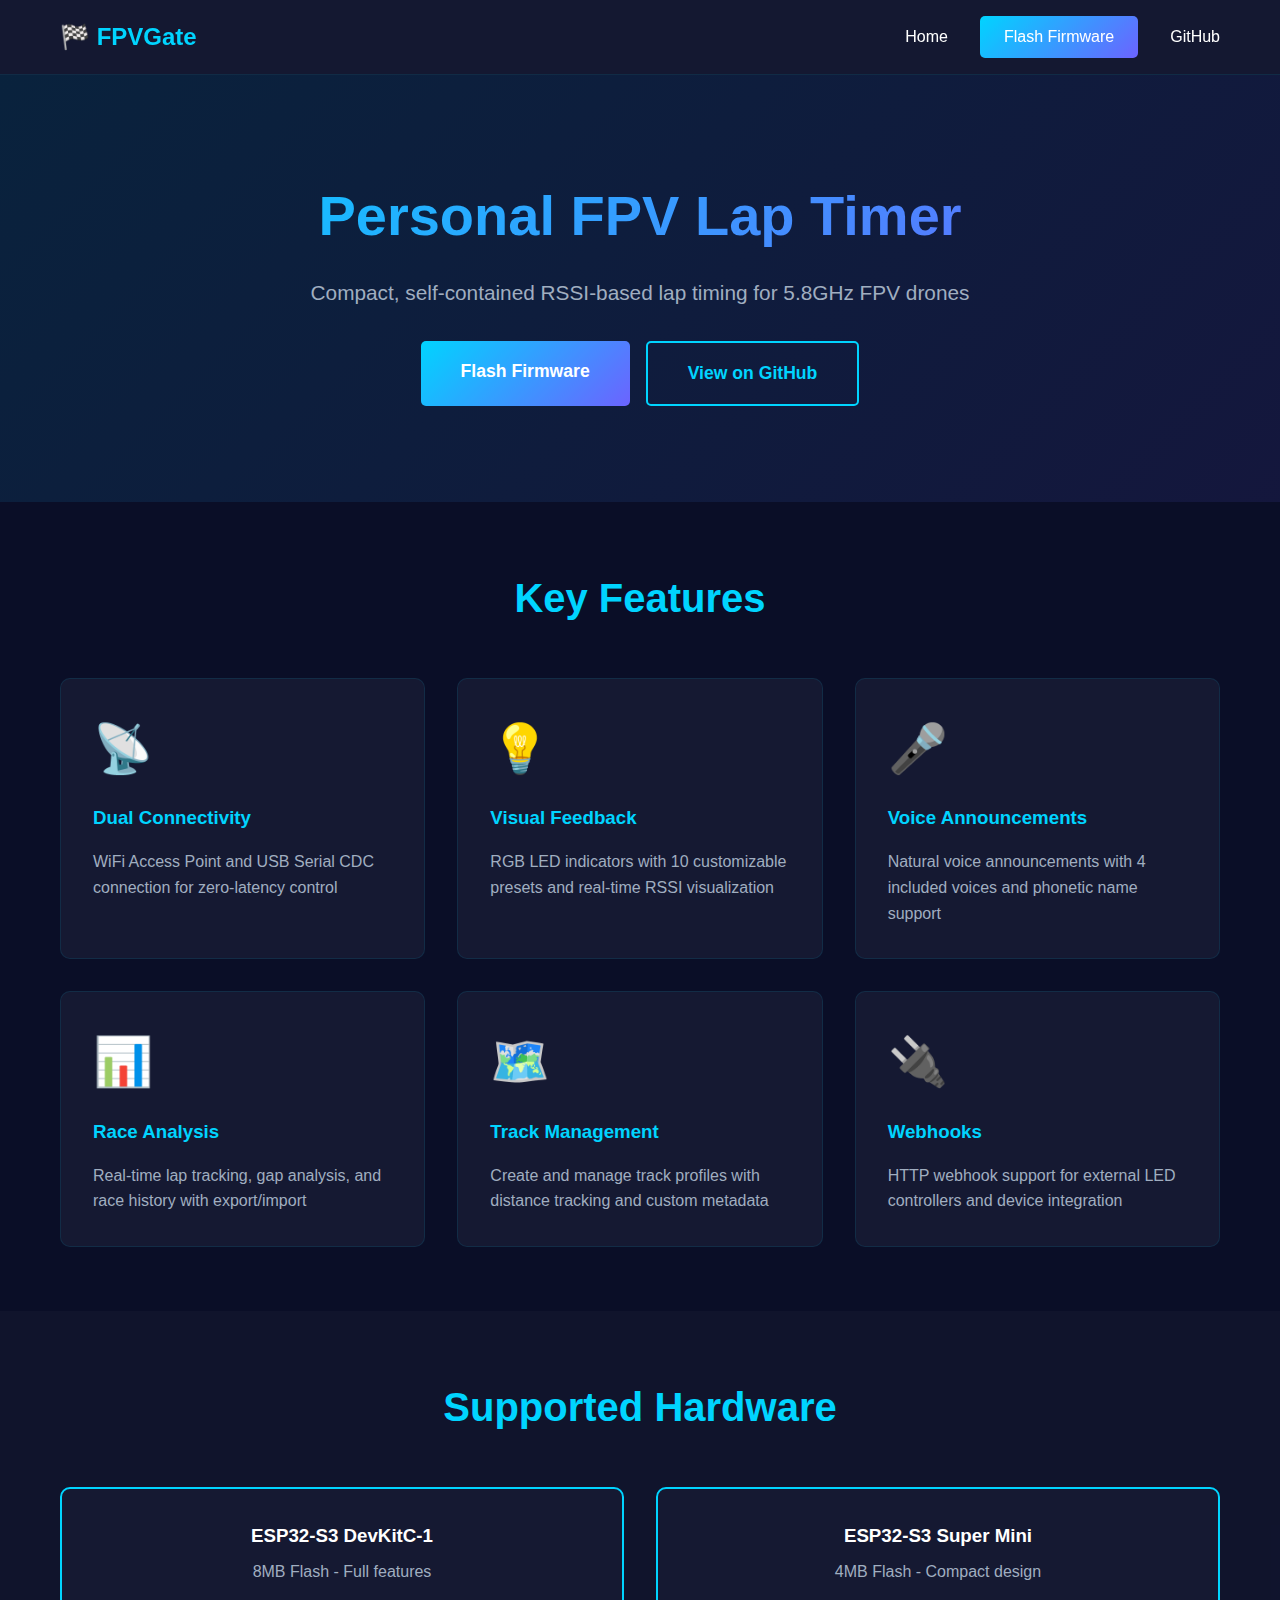
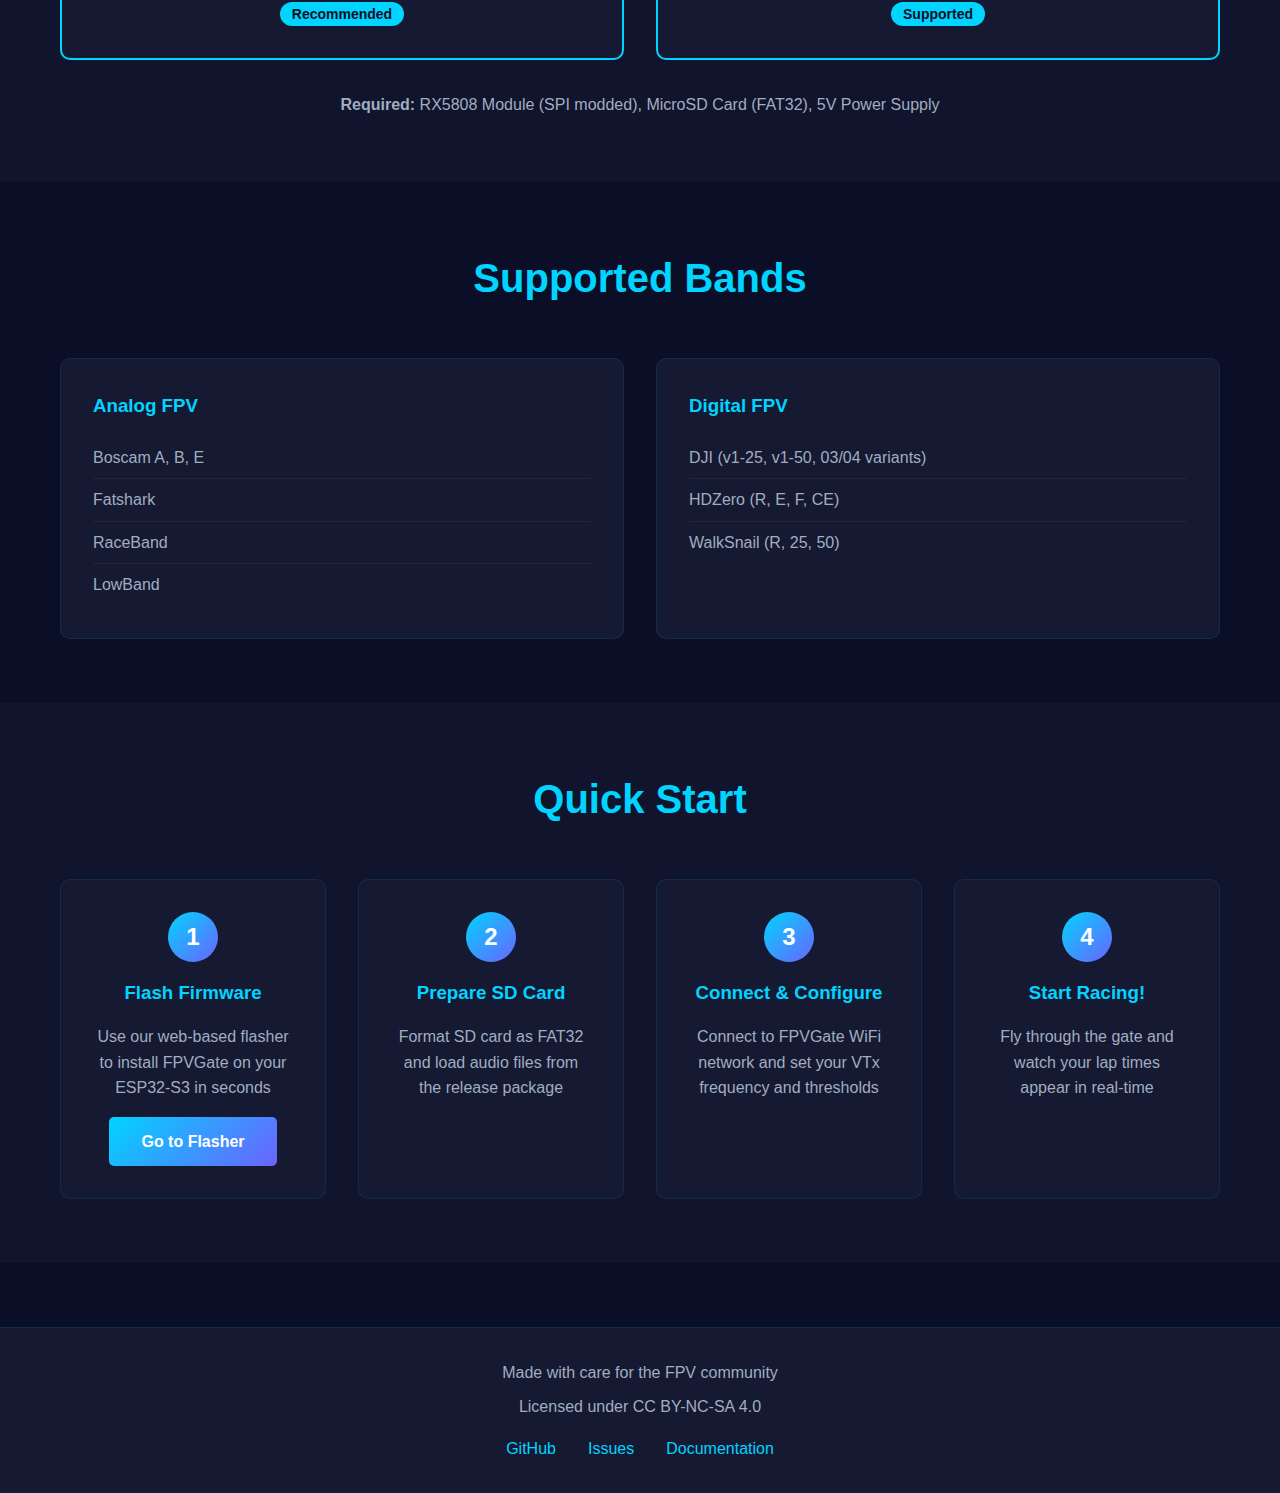
<file: index.html>
<!DOCTYPE html>
<html lang="en">
<head>
    <meta charset="UTF-8">
    <meta name="viewport" content="width=device-width, initial-scale=1.0">
    <title>FPVGate - Personal FPV Lap Timer</title>
    <link rel="stylesheet" href="styles.css">
</head>
<body>
    <nav class="navbar">
        <div class="container">
            <div class="nav-brand">
                <h1>🏁 FPVGate</h1>
            </div>
            <div class="nav-links">
                <a href="index.html">Home</a>
                <a href="flasher.html" class="btn-primary">Flash Firmware</a>
                <a href="https://github.com/LouisHitchcock/FPVGate" target="_blank">GitHub</a>
            </div>
        </div>
    </nav>

    <section class="hero">
        <div class="container">
            <h1>Personal FPV Lap Timer</h1>
            <p class="subtitle">Compact, self-contained RSSI-based lap timing for 5.8GHz FPV drones</p>
            <div class="hero-buttons">
                <a href="flasher.html" class="btn btn-large btn-primary">Flash Firmware</a>
                <a href="https://github.com/LouisHitchcock/FPVGate" class="btn btn-large btn-secondary" target="_blank">View on GitHub</a>
            </div>
        </div>
    </section>

    <section class="features">
        <div class="container">
            <h2>Key Features</h2>
            <div class="feature-grid">
                <div class="feature-card">
                    <div class="feature-icon">📡</div>
                    <h3>Dual Connectivity</h3>
                    <p>WiFi Access Point and USB Serial CDC connection for zero-latency control</p>
                </div>
                <div class="feature-card">
                    <div class="feature-icon">💡</div>
                    <h3>Visual Feedback</h3>
                    <p>RGB LED indicators with 10 customizable presets and real-time RSSI visualization</p>
                </div>
                <div class="feature-card">
                    <div class="feature-icon">🎤</div>
                    <h3>Voice Announcements</h3>
                    <p>Natural voice announcements with 4 included voices and phonetic name support</p>
                </div>
                <div class="feature-card">
                    <div class="feature-icon">📊</div>
                    <h3>Race Analysis</h3>
                    <p>Real-time lap tracking, gap analysis, and race history with export/import</p>
                </div>
                <div class="feature-card">
                    <div class="feature-icon">🗺️</div>
                    <h3>Track Management</h3>
                    <p>Create and manage track profiles with distance tracking and custom metadata</p>
                </div>
                <div class="feature-card">
                    <div class="feature-icon">🔌</div>
                    <h3>Webhooks</h3>
                    <p>HTTP webhook support for external LED controllers and device integration</p>
                </div>
            </div>
        </div>
    </section>

    <section class="hardware">
        <div class="container">
            <h2>Supported Hardware</h2>
            <div class="hardware-grid">
                <div class="hardware-card">
                    <h3>ESP32-S3 DevKitC-1</h3>
                    <p>8MB Flash - Full features</p>
                    <span class="badge">Recommended</span>
                </div>
                <div class="hardware-card">
                    <h3>ESP32-S3 Super Mini</h3>
                    <p>4MB Flash - Compact design</p>
                    <span class="badge">Supported</span>
                </div>
            </div>
            <p class="hardware-note">
                <strong>Required:</strong> RX5808 Module (SPI modded), MicroSD Card (FAT32), 5V Power Supply
            </p>
        </div>
    </section>

    <section class="bands">
        <div class="container">
            <h2>Supported Bands</h2>
            <div class="bands-grid">
                <div class="band-section">
                    <h3>Analog FPV</h3>
                    <ul>
                        <li>Boscam A, B, E</li>
                        <li>Fatshark</li>
                        <li>RaceBand</li>
                        <li>LowBand</li>
                    </ul>
                </div>
                <div class="band-section">
                    <h3>Digital FPV</h3>
                    <ul>
                        <li>DJI (v1-25, v1-50, 03/04 variants)</li>
                        <li>HDZero (R, E, F, CE)</li>
                        <li>WalkSnail (R, 25, 50)</li>
                    </ul>
                </div>
            </div>
        </div>
    </section>

    <section class="getting-started">
        <div class="container">
            <h2>Quick Start</h2>
            <div class="steps">
                <div class="step">
                    <div class="step-number">1</div>
                    <h3>Flash Firmware</h3>
                    <p>Use our web-based flasher to install FPVGate on your ESP32-S3 in seconds</p>
                    <a href="flasher.html" class="btn btn-primary">Go to Flasher</a>
                </div>
                <div class="step">
                    <div class="step-number">2</div>
                    <h3>Prepare SD Card</h3>
                    <p>Format SD card as FAT32 and load audio files from the release package</p>
                </div>
                <div class="step">
                    <div class="step-number">3</div>
                    <h3>Connect & Configure</h3>
                    <p>Connect to FPVGate WiFi network and set your VTx frequency and thresholds</p>
                </div>
                <div class="step">
                    <div class="step-number">4</div>
                    <h3>Start Racing!</h3>
                    <p>Fly through the gate and watch your lap times appear in real-time</p>
                </div>
            </div>
        </div>
    </section>

    <footer>
        <div class="container">
            <p>Made with care for the FPV community</p>
            <p>Licensed under CC BY-NC-SA 4.0</p>
            <div class="footer-links">
                <a href="https://github.com/LouisHitchcock/FPVGate" target="_blank">GitHub</a>
                <a href="https://github.com/LouisHitchcock/FPVGate/issues" target="_blank">Issues</a>
                <a href="https://github.com/LouisHitchcock/FPVGate/tree/main/docs" target="_blank">Documentation</a>
            </div>
        </div>
    </footer>
</body>
</html>
</file>
<file: styles.css>
:root {
    --primary-color: #00d4ff;
    --secondary-color: #6c63ff;
    --dark-bg: #0a0e27;
    --card-bg: #151932;
    --text-primary: #ffffff;
    --text-secondary: #a0aec0;
    --success-color: #48bb78;
    --warning-color: #ed8936;
    --error-color: #f56565;
    --info-color: #4299e1;
}

* {
    margin: 0;
    padding: 0;
    box-sizing: border-box;
}

body {
    font-family: 'Segoe UI', Tahoma, Geneva, Verdana, sans-serif;
    background-color: var(--dark-bg);
    color: var(--text-primary);
    line-height: 1.6;
}

.container {
    max-width: 1200px;
    margin: 0 auto;
    padding: 0 20px;
}

/* Navbar */
.navbar {
    background-color: rgba(21, 25, 50, 0.95);
    padding: 1rem 0;
    position: sticky;
    top: 0;
    z-index: 1000;
    backdrop-filter: blur(10px);
    border-bottom: 1px solid rgba(0, 212, 255, 0.1);
}

.navbar .container {
    display: flex;
    justify-content: space-between;
    align-items: center;
}

.nav-brand h1 {
    font-size: 1.5rem;
    color: var(--primary-color);
}

.nav-links {
    display: flex;
    gap: 2rem;
    align-items: center;
}

.nav-links a {
    color: var(--text-primary);
    text-decoration: none;
    transition: color 0.3s;
}

.nav-links a:hover {
    color: var(--primary-color);
}

.nav-links .btn-primary {
    background: linear-gradient(135deg, var(--primary-color), var(--secondary-color));
    padding: 0.5rem 1.5rem;
    border-radius: 5px;
    color: white;
}

/* Hero Section */
.hero {
    padding: 6rem 0;
    text-align: center;
    background: linear-gradient(135deg, rgba(0, 212, 255, 0.1), rgba(108, 99, 255, 0.1));
}

.hero h1 {
    font-size: 3.5rem;
    margin-bottom: 1rem;
    background: linear-gradient(135deg, var(--primary-color), var(--secondary-color));
    -webkit-background-clip: text;
    -webkit-text-fill-color: transparent;
    background-clip: text;
}

.subtitle {
    font-size: 1.3rem;
    color: var(--text-secondary);
    margin-bottom: 2rem;
}

.hero-buttons {
    display: flex;
    gap: 1rem;
    justify-content: center;
    flex-wrap: wrap;
}

/* Buttons */
.btn {
    padding: 0.75rem 2rem;
    border-radius: 5px;
    text-decoration: none;
    font-weight: 600;
    transition: all 0.3s;
    display: inline-block;
    border: none;
    cursor: pointer;
    font-size: 1rem;
}

.btn-large {
    padding: 1rem 2.5rem;
    font-size: 1.1rem;
}

.btn-primary {
    background: linear-gradient(135deg, var(--primary-color), var(--secondary-color));
    color: white;
}

.btn-primary:hover {
    transform: translateY(-2px);
    box-shadow: 0 10px 20px rgba(0, 212, 255, 0.3);
}

.btn-secondary {
    background: transparent;
    color: var(--primary-color);
    border: 2px solid var(--primary-color);
}

.btn-secondary:hover {
    background: var(--primary-color);
    color: white;
}

/* Features Section */
.features {
    padding: 4rem 0;
}

.features h2 {
    text-align: center;
    font-size: 2.5rem;
    margin-bottom: 3rem;
    color: var(--primary-color);
}

.feature-grid {
    display: grid;
    grid-template-columns: repeat(auto-fit, minmax(300px, 1fr));
    gap: 2rem;
}

.feature-card {
    background: var(--card-bg);
    padding: 2rem;
    border-radius: 10px;
    border: 1px solid rgba(0, 212, 255, 0.1);
    transition: all 0.3s;
}

.feature-card:hover {
    transform: translateY(-5px);
    border-color: var(--primary-color);
    box-shadow: 0 10px 30px rgba(0, 212, 255, 0.2);
}

.feature-icon {
    font-size: 3rem;
    margin-bottom: 1rem;
}

.feature-card h3 {
    margin-bottom: 1rem;
    color: var(--primary-color);
}

.feature-card p {
    color: var(--text-secondary);
}

/* Hardware Section */
.hardware {
    padding: 4rem 0;
    background: rgba(21, 25, 50, 0.5);
}

.hardware h2 {
    text-align: center;
    font-size: 2.5rem;
    margin-bottom: 3rem;
    color: var(--primary-color);
}

.hardware-grid {
    display: grid;
    grid-template-columns: repeat(auto-fit, minmax(300px, 1fr));
    gap: 2rem;
    margin-bottom: 2rem;
}

.hardware-card {
    background: var(--card-bg);
    padding: 2rem;
    border-radius: 10px;
    border: 2px solid var(--primary-color);
    text-align: center;
}

.hardware-card h3 {
    margin-bottom: 0.5rem;
}

.hardware-card p {
    color: var(--text-secondary);
    margin-bottom: 1rem;
}

.badge {
    background: var(--primary-color);
    color: var(--dark-bg);
    padding: 0.25rem 0.75rem;
    border-radius: 15px;
    font-size: 0.875rem;
    font-weight: 600;
}

.hardware-note {
    text-align: center;
    color: var(--text-secondary);
    margin-top: 2rem;
}

/* Bands Section */
.bands {
    padding: 4rem 0;
}

.bands h2 {
    text-align: center;
    font-size: 2.5rem;
    margin-bottom: 3rem;
    color: var(--primary-color);
}

.bands-grid {
    display: grid;
    grid-template-columns: repeat(auto-fit, minmax(300px, 1fr));
    gap: 2rem;
}

.band-section {
    background: var(--card-bg);
    padding: 2rem;
    border-radius: 10px;
    border: 1px solid rgba(0, 212, 255, 0.1);
}

.band-section h3 {
    color: var(--primary-color);
    margin-bottom: 1rem;
}

.band-section ul {
    list-style: none;
}

.band-section li {
    padding: 0.5rem 0;
    color: var(--text-secondary);
    border-bottom: 1px solid rgba(255, 255, 255, 0.05);
}

.band-section li:last-child {
    border-bottom: none;
}

/* Getting Started Section */
.getting-started {
    padding: 4rem 0;
    background: rgba(21, 25, 50, 0.5);
}

.getting-started h2 {
    text-align: center;
    font-size: 2.5rem;
    margin-bottom: 3rem;
    color: var(--primary-color);
}

.steps {
    display: grid;
    grid-template-columns: repeat(auto-fit, minmax(250px, 1fr));
    gap: 2rem;
}

.step {
    background: var(--card-bg);
    padding: 2rem;
    border-radius: 10px;
    border: 1px solid rgba(0, 212, 255, 0.1);
    text-align: center;
}

.step-number {
    width: 50px;
    height: 50px;
    background: linear-gradient(135deg, var(--primary-color), var(--secondary-color));
    border-radius: 50%;
    display: flex;
    align-items: center;
    justify-content: center;
    font-size: 1.5rem;
    font-weight: bold;
    margin: 0 auto 1rem;
}

.step h3 {
    margin-bottom: 1rem;
    color: var(--primary-color);
}

.step p {
    color: var(--text-secondary);
    margin-bottom: 1rem;
}

/* Flasher Section */
.flasher-section {
    padding: 4rem 0;
    min-height: calc(100vh - 200px);
}

.flasher-section h1 {
    text-align: center;
    font-size: 2.5rem;
    margin-bottom: 1rem;
    color: var(--primary-color);
}

.flasher-container {
    display: grid;
    grid-template-columns: 1fr 1fr;
    gap: 3rem;
    margin-top: 3rem;
}

.flasher-config {
    background: var(--card-bg);
    padding: 2rem;
    border-radius: 10px;
    border: 1px solid rgba(0, 212, 255, 0.1);
}

.flasher-instructions {
    background: var(--card-bg);
    padding: 2rem;
    border-radius: 10px;
    border: 1px solid rgba(0, 212, 255, 0.1);
}

.form-group {
    margin-bottom: 1.5rem;
}

.form-group label {
    display: block;
    margin-bottom: 0.5rem;
    color: var(--primary-color);
    font-weight: 600;
}

.form-control {
    width: 100%;
    padding: 0.75rem;
    background: var(--dark-bg);
    border: 2px solid rgba(0, 212, 255, 0.3);
    border-radius: 5px;
    color: var(--text-primary);
    font-size: 1rem;
}

.form-control:focus {
    outline: none;
    border-color: var(--primary-color);
}

.form-group small {
    display: block;
    margin-top: 0.5rem;
    color: var(--text-secondary);
    font-size: 0.875rem;
}

.form-group small a {
    color: var(--primary-color);
}

.flash-info {
    background: rgba(0, 212, 255, 0.1);
    padding: 1.5rem;
    border-radius: 5px;
    margin-bottom: 2rem;
}

.flash-info h3 {
    color: var(--primary-color);
    margin-bottom: 1rem;
}

.flash-details {
    margin-top: 1rem;
}

.flash-details p {
    margin-bottom: 0.5rem;
    color: var(--text-secondary);
}

.flash-button-container {
    text-align: center;
}

.version-info {
    color: var(--text-secondary);
    font-style: italic;
}

/* Alerts */
.alert {
    padding: 1rem;
    border-radius: 5px;
    margin-bottom: 2rem;
}

.alert-info {
    background: rgba(66, 153, 225, 0.1);
    border: 1px solid var(--info-color);
    color: var(--info-color);
}

.alert-warning {
    background: rgba(237, 137, 54, 0.1);
    border: 1px solid var(--warning-color);
    color: var(--warning-color);
}

.alert-error {
    background: rgba(245, 101, 101, 0.1);
    border: 1px solid var(--error-color);
    color: var(--error-color);
}

/* Loading Spinner */
.loading-spinner {
    border: 4px solid rgba(0, 212, 255, 0.1);
    border-top: 4px solid var(--primary-color);
    border-radius: 50%;
    width: 50px;
    height: 50px;
    animation: spin 1s linear infinite;
    margin: 2rem auto;
}

@keyframes spin {
    0% { transform: rotate(0deg); }
    100% { transform: rotate(360deg); }
}

/* Instructions */
.flasher-instructions h3 {
    color: var(--primary-color);
    margin-bottom: 1rem;
    margin-top: 2rem;
}

.flasher-instructions h3:first-child {
    margin-top: 0;
}

.flasher-instructions ol {
    margin-left: 1.5rem;
    color: var(--text-secondary);
}

.flasher-instructions ol li {
    margin-bottom: 0.5rem;
}

.flasher-instructions ul {
    margin-left: 1.5rem;
    color: var(--text-secondary);
}

.flasher-instructions ul li {
    margin-bottom: 0.5rem;
}

.flasher-instructions a {
    color: var(--primary-color);
}

.help-links {
    margin-top: 2rem;
    padding-top: 2rem;
    border-top: 1px solid rgba(255, 255, 255, 0.1);
}

/* Footer */
footer {
    background: var(--card-bg);
    padding: 2rem 0;
    text-align: center;
    margin-top: 4rem;
    border-top: 1px solid rgba(0, 212, 255, 0.1);
}

footer p {
    color: var(--text-secondary);
    margin-bottom: 0.5rem;
}

.footer-links {
    display: flex;
    gap: 2rem;
    justify-content: center;
    margin-top: 1rem;
}

.footer-links a {
    color: var(--primary-color);
    text-decoration: none;
}

.footer-links a:hover {
    text-decoration: underline;
}

/* Responsive */
@media (max-width: 768px) {
    .hero h1 {
        font-size: 2.5rem;
    }

    .flasher-container {
        grid-template-columns: 1fr;
    }

    .nav-links {
        gap: 1rem;
    }

    .feature-grid,
    .hardware-grid,
    .bands-grid,
    .steps {
        grid-template-columns: 1fr;
    }
}
</file>
